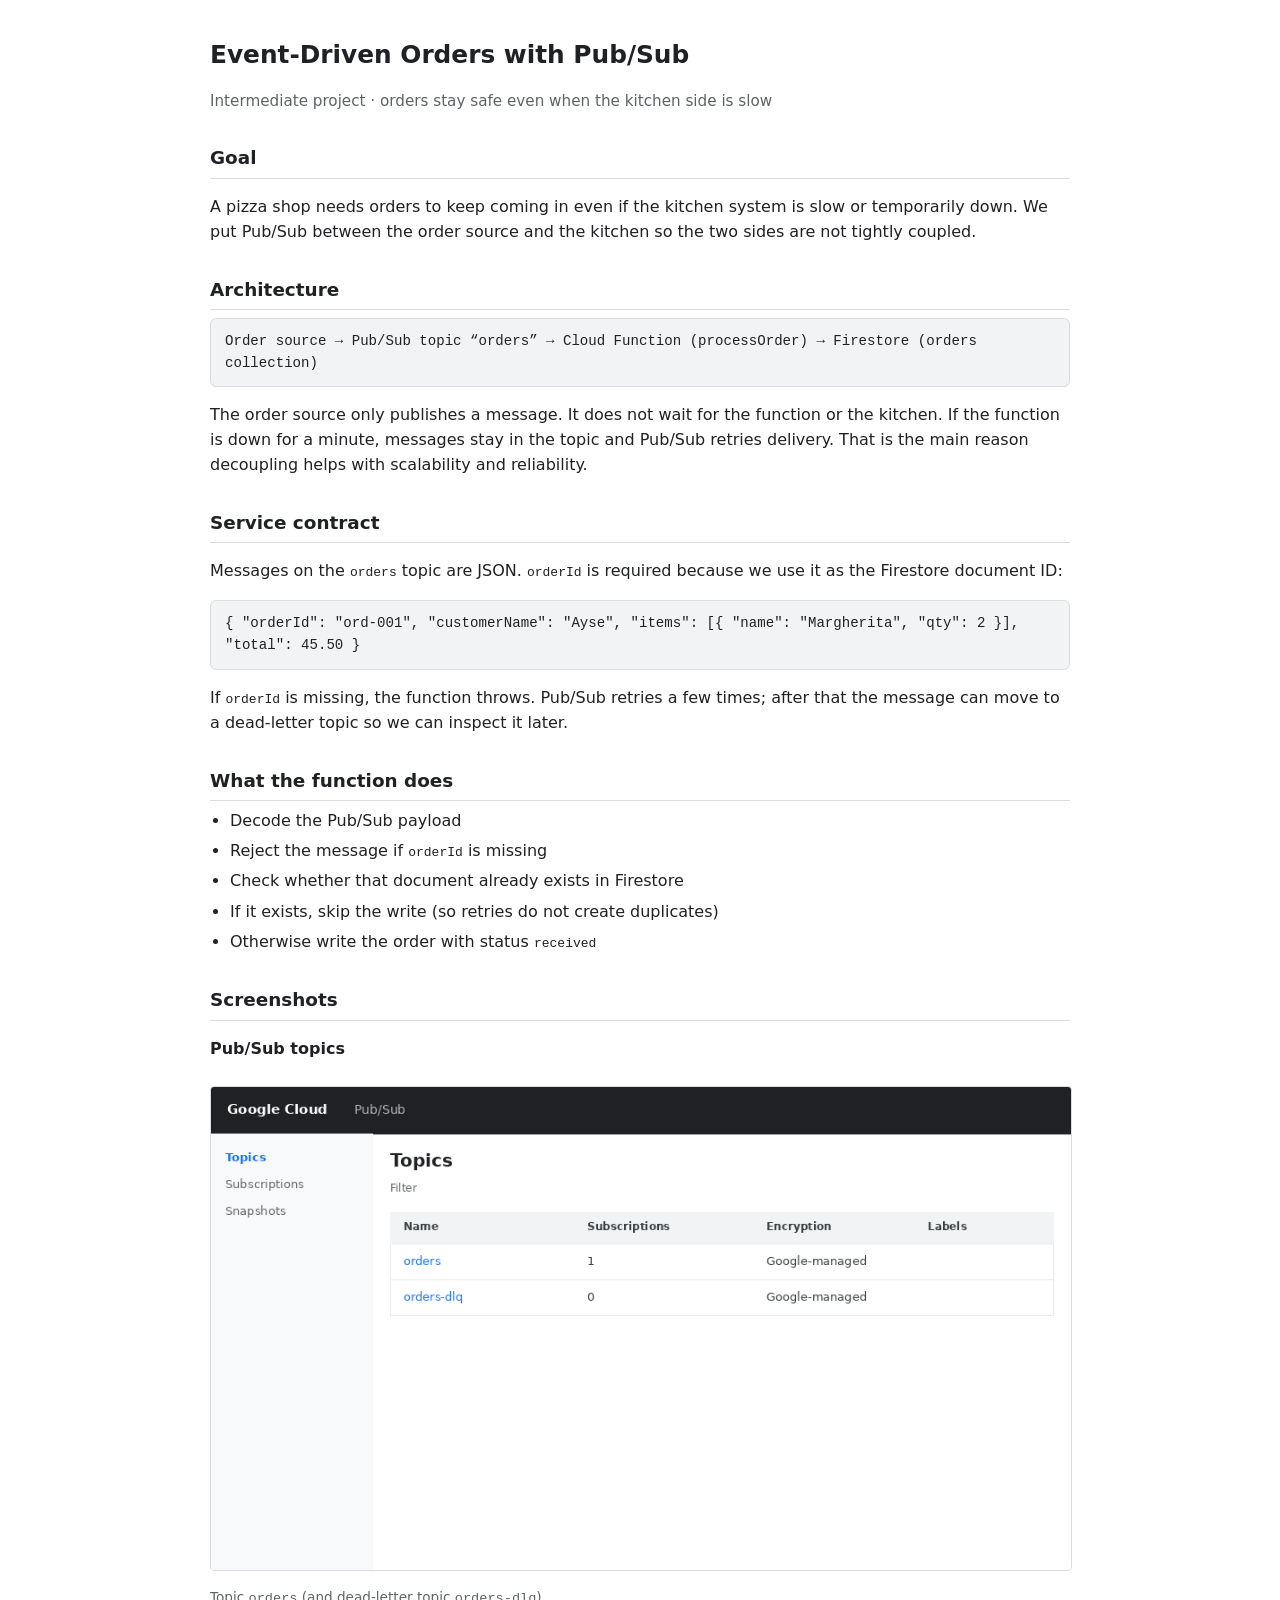
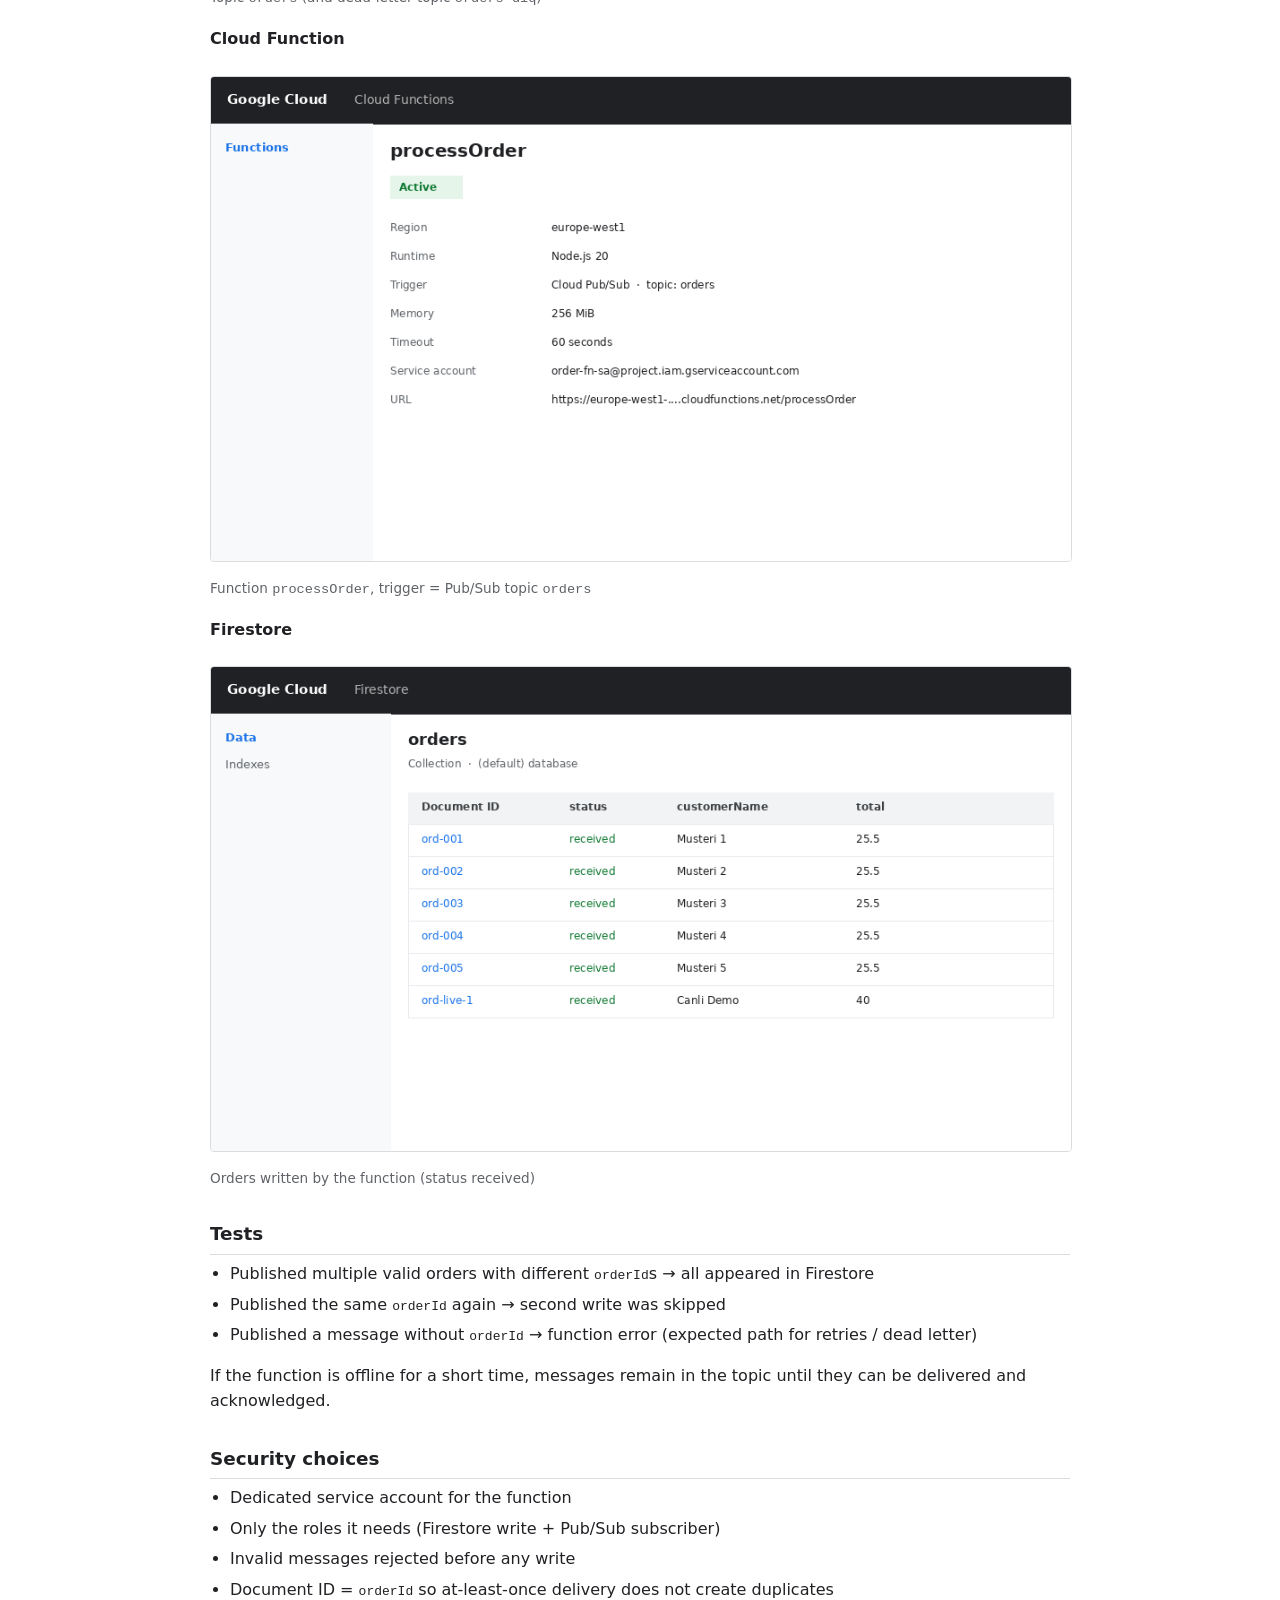
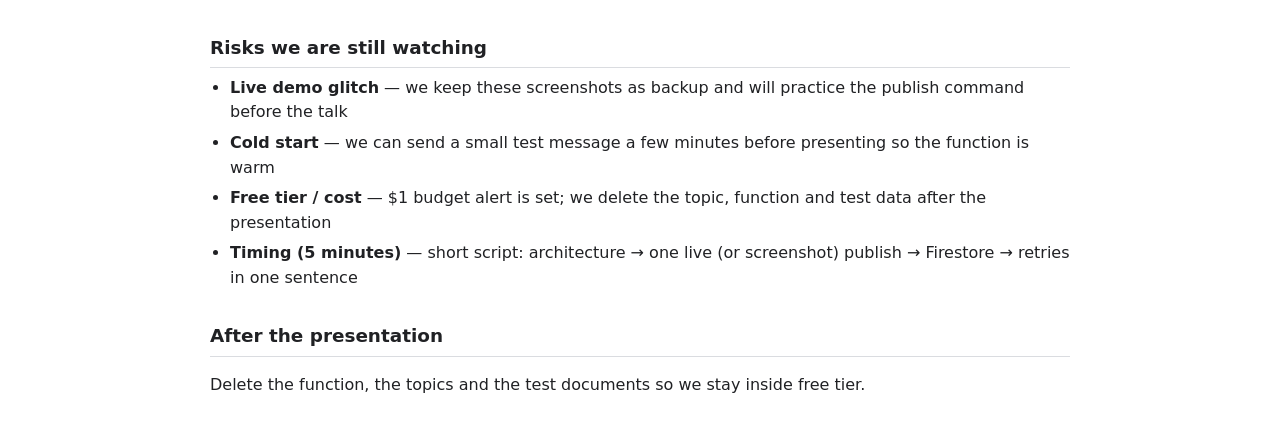
<file: submit_final/index.html>
<!DOCTYPE html>
<html lang="en">
<head>
  <meta charset="UTF-8">
  <meta name="viewport" content="width=device-width, initial-scale=1">
  <title>Event-Driven Orders with Pub/Sub</title>
  <style>
    body { font-family: system-ui, -apple-system, Arial, sans-serif; max-width: 860px; margin: 36px auto; padding: 0 18px; color: #202124; line-height: 1.55; }
    h1 { font-size: 1.55rem; margin-bottom: 0.15em; }
    h2 { font-size: 1.15rem; margin-top: 1.7em; margin-bottom: 0.4em; border-bottom: 1px solid #dadce0; padding-bottom: 5px; }
    .sub { color: #5f6368; font-size: 0.95rem; margin-bottom: 1.5em; }
    .code { background: #f1f3f4; border: 1px solid #dadce0; border-radius: 6px; padding: 12px 14px; font-family: ui-monospace, Consolas, monospace; font-size: 0.88rem; overflow-x: auto; }
    img { max-width: 100%; border: 1px solid #dadce0; border-radius: 4px; margin: 8px 0 16px; }
    ul { margin: 0.4em 0 0.8em; padding-left: 1.25em; }
    li { margin-bottom: 0.35em; }
    .cap { color: #5f6368; font-size: 0.85rem; margin-top: -8px; margin-bottom: 18px; }
  </style>
</head>
<body>
  <h1>Event-Driven Orders with Pub/Sub</h1>
  <p class="sub">Intermediate project · orders stay safe even when the kitchen side is slow</p>

  <h2>Goal</h2>
  <p>A pizza shop needs orders to keep coming in even if the kitchen system is slow or temporarily down. We put Pub/Sub between the order source and the kitchen so the two sides are not tightly coupled.</p>

  <h2>Architecture</h2>
  <div class="code">Order source → Pub/Sub topic “orders” → Cloud Function (processOrder) → Firestore (orders collection)</div>
  <p>The order source only publishes a message. It does not wait for the function or the kitchen. If the function is down for a minute, messages stay in the topic and Pub/Sub retries delivery. That is the main reason decoupling helps with scalability and reliability.</p>

  <h2>Service contract</h2>
  <p>Messages on the <code>orders</code> topic are JSON. <code>orderId</code> is required because we use it as the Firestore document ID:</p>
  <div class="code">{
  "orderId": "ord-001",
  "customerName": "Ayse",
  "items": [{ "name": "Margherita", "qty": 2 }],
  "total": 45.50
}</div>
  <p>If <code>orderId</code> is missing, the function throws. Pub/Sub retries a few times; after that the message can move to a dead-letter topic so we can inspect it later.</p>

  <h2>What the function does</h2>
  <ul>
    <li>Decode the Pub/Sub payload</li>
    <li>Reject the message if <code>orderId</code> is missing</li>
    <li>Check whether that document already exists in Firestore</li>
    <li>If it exists, skip the write (so retries do not create duplicates)</li>
    <li>Otherwise write the order with status <code>received</code></li>
  </ul>

  <h2>Screenshots</h2>
  <p><strong>Pub/Sub topics</strong></p>
  <img src="screenshots/pubsub_topics.png" alt="Pub/Sub topics list showing orders and orders-dlq">
  <p class="cap">Topic <code>orders</code> (and dead-letter topic <code>orders-dlq</code>)</p>

  <p><strong>Cloud Function</strong></p>
  <img src="screenshots/function_processOrder.png" alt="Cloud Function processOrder details">
  <p class="cap">Function <code>processOrder</code>, trigger = Pub/Sub topic <code>orders</code></p>

  <p><strong>Firestore</strong></p>
  <img src="screenshots/firestore_orders.png" alt="Firestore orders collection with test documents">
  <p class="cap">Orders written by the function (status received)</p>

  <h2>Tests</h2>
  <ul>
    <li>Published multiple valid orders with different <code>orderId</code>s → all appeared in Firestore</li>
    <li>Published the same <code>orderId</code> again → second write was skipped</li>
    <li>Published a message without <code>orderId</code> → function error (expected path for retries / dead letter)</li>
  </ul>
  <p>If the function is offline for a short time, messages remain in the topic until they can be delivered and acknowledged.</p>

  <h2>Security choices</h2>
  <ul>
    <li>Dedicated service account for the function</li>
    <li>Only the roles it needs (Firestore write + Pub/Sub subscriber)</li>
    <li>Invalid messages rejected before any write</li>
    <li>Document ID = <code>orderId</code> so at-least-once delivery does not create duplicates</li>
  </ul>

  <h2>Risks we are still watching</h2>
  <ul>
    <li><strong>Live demo glitch</strong> — we keep these screenshots as backup and will practice the publish command before the talk</li>
    <li><strong>Cold start</strong> — we can send a small test message a few minutes before presenting so the function is warm</li>
    <li><strong>Free tier / cost</strong> — $1 budget alert is set; we delete the topic, function and test data after the presentation</li>
    <li><strong>Timing (5 minutes)</strong> — short script: architecture → one live (or screenshot) publish → Firestore → retries in one sentence</li>
  </ul>

  <h2>After the presentation</h2>
  <p>Delete the function, the topics and the test documents so we stay inside free tier.</p>
</body>
</html>
</file>
